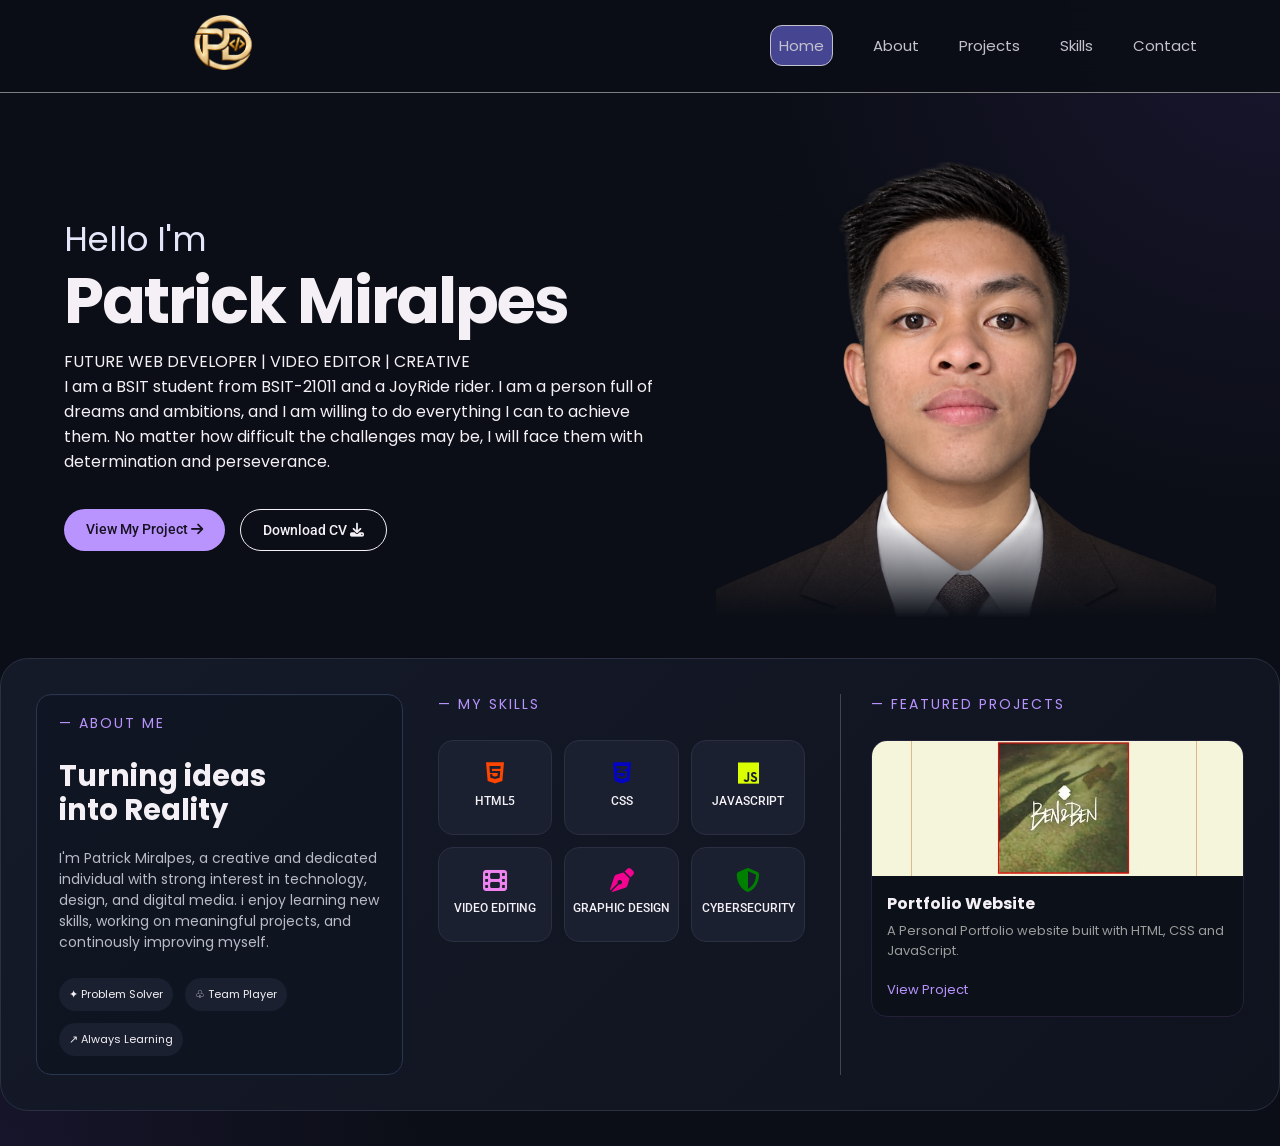
<file: index.html>
<!DOCTYPE html>
<html lang="en">
<head>
    <meta charset="UTF-8">
    <meta name="viewport" content="width=device-width, initial-scale=1.0">
    <link rel="stylesheet" href="style.css">
     <link rel="stylesheet" href="https://cdnjs.cloudflare.com/ajax/libs/font-awesome/6.7.2/css/all.min.css">
     <link href="https://fonts.googleapis.com/css2?family=Poppins:wght@300;400;500;600;700;800&display=swap"

          rel="stylesheet">
          <script src="js.js" defer></script>
    
    <title>My Portfolio</title>
</head>
<body>
    <header class="navs">
        <a href="index.html" class="logo" > 

            <img src="pd.png" alt="logo" >
           
        </a>
        
        <nav class="navii">
            <a href="index2.html" class="active" >Home</a>
            <a href="about.html">About</a>
            <a href="project.html">Projects</a>
            <a href="skills.html" >Skills</a>
            <a href="#contact">Contact</a>
        </nav>




    </header>

   
        <section class="home " id="cnt">

            <div class="contxt pop-in">
                <p class="una">Hello I'm</p>
                <h1>Patrick <span> Miralpes </span></h1>
                <p class="rol">
                    FUTURE WEB DEVELOPER <span>|</span>
                    VIDEO EDITOR <span>|</span>
                    CREATIVE 
                </p>
                <div class="sline"></div>
                <p class="txt">
                    I am a BSIT student from BSIT-21011 and a JoyRide rider. I am a person full of dreams and ambitions, and I am willing to do everything I can to achieve them. No matter how difficult the challenges may be, I will face them with determination and perseverance.
                </p>
           

            <div class="vpro">
                <a href="" class="vmp">
                    View My Project 
                     <i class="fa-solid fa-arrow-right"></i>
                </a>
                <a href="" class="cv" download>
                    
                     Download CV 
                     <i class="fa-solid fa-download"></i>
                </a>

            </div>
    </div>

        <div class="mypic pop-in">
            <div class="bg">
                <img src="my pic.png" alt="My Avatar" class="mprf">
                
                
            </div>
        </div>
</section>
        <section class="panel pop-in">
            <div class="card pop-in" id="about">
                <p class="am"> — ABOUT ME</p>
                <h2>Turning ideas <br> into <span>Reality</span></h2>
                <p>
                    I'm Patrick Miralpes, a creative and dedicated individual with strong interest in technology, design, and digital media. i enjoy learning new skills, working on
                    meaningful projects, and continously improving myself.
                </p>
                <div class="qa">
                    <span>✦ Problem Solver</span>
                    <span>♧ Team Player</span>
                    <span>↗ Always Learning</span>
                </div>

                   
                </div>
        <div class="skill pop-in" id="skills">
                <p class="am"> — MY SKILLS</p>
                <div class="grid">
                    <div class="sg"><i class="fa-brands fa-html5"></i><span>HTML5</span></div>
                    <div class="sg "><i class="fa-brands fa-css3-alt"></i><span>CSS</span></div>
                    <div class="sg"><i class="fa-brands fa-js"></i><span>JAVASCRIPT</span></div>
                    <div class="sg"><i class="fa-solid fa-film"></i><span>VIDEO EDITING</span></div>
                    <div class="sg"><i class="fa-solid fa-pen-nib"></i><span>GRAPHIC DESIGN</span></div>
                    <div class="sg"><i class="fa-solid fa-shield-halved"></i><span>CYBERSECURITY</span></div>
                
                </div>
            </div>

            <div class="projc pop-in" id="projcs">
                <p class="am">— FEATURED PROJECTS</p>
                <div class="projlist pop-in">
                    <img src="card2.jpg" alt="My Project">
                    
                    <div class="proin">
                        <h3>Portfolio Website</h3>
                        <p>A Personal Portfolio website built with HTML, CSS and JavaScript.</p>
                        
                        <a href="project.html">View Project</a>
                    </div>

                </div>

            </div>

            
        </section>


<a href="#contact" class="contact-trigger"></a>



<div class="contact-overlay" id="contactPopup">

    <div class="contact-modal">

        <button class="close-contact" id="closeContact"
                aria-label="Close contact window">
            <i class="fa-solid fa-xmark"></i>
        </button>

        <div class="contact-info">

            <p class="konek">
                <span></span> LET'S CONNECT
            </p>

            <h2>
                Let's Make<br>
                Something <span>Great.</span>
            </h2>

            <p class="contact-description">
                Have a project in mind, a question, or just want
                to say hello? I'd love to hear from you.
            </p>

            <div class="contact-details">

                <a href="patrick.miralpes.va@gmail.com" class="contact-detail">
                    <span class="detail-icon">
                        <i class="fa-regular fa-envelope"></i>
                    </span>

                    <span>
                        <small>EMAIL ME</small>
                        <strong>patrick.miralpes.va@gmail.com</strong>
                    </span>
                </a>

                <a href="https://github.com/patrickmiralpesva-png"
                   target="_blank" rel="noopener noreferrer"
                   class="contact-detail">
                    <span class="detail-icon">
                        <i class="fa-brands fa-github"></i>
                    </span>

                    <span>
                        <small>GITHUB</small>
                        <strong>Explore my projects</strong>
                    </span>
                </a>

                <a href="https://www.linkedin.com/"
                   target="_blank" rel="noopener noreferrer"
                   class="contact-detail">
                    <span class="detail-icon">
                        <i class="fa-brands fa-linkedin"></i>
                    </span>

                    <span>
                        <small>INDEED</small>
                        <strong>Let's connect professionally</strong>
                    </span>
                </a>

            </div>

            <div class="contact-socials">
                <span>FOLLOW MY JOURNEY</span>

                <div class="social-links">
                    <a href="https://github.com/patrickmiralpesva-png"
                       target="_blank" rel="noopener noreferrer"
                       aria-label="GitHub">
                        <i class="fa-brands fa-github"></i>
                    </a>

                    <a href="https://www.facebook.com/patmrlps/"
                       target="_blank" rel="noopener noreferrer"
                       aria-label="Facebook">
                        <i class="fa-brands fa-facebook-f"></i>
                    </a>

                    <a href="https://www.instagram.com/i_mnotpat?exln=ZWRxMHQ4djR6aTNq"
                       target="_blank" rel="noopener noreferrer"
                       aria-label="Instagram">
                        <i class="fa-brands fa-instagram"></i>
                    </a>
                </div>
            </div>

            <div class="contact-decoration"></div>

        </div>


    
        <div class="contact-form-section">

            <p class="form-eyebrow">HAVE A PROJECT IN MIND?</p>

            <h3>Send me a message<span>.</span></h3>

            <p class="form-subtitle">
                Fill in the details below and let's talk.
            </p>

            <form id="contactForm">

                <div class="form-row">

                    <div class="form-group">
                        <label for="contactName">Your Name</label>

                        <input type="text" id="contactName"
                               name="name"
                               placeholder="John Doe"
                               autocomplete="name" required>
                    </div>

                    <div class="form-group">
                        <label for="contactEmail">Your Email</label>

                        <input type="email" id="contactEmail"
                               name="email"
                               placeholder="john@example.com"
                               autocomplete="email" required>
                    </div>

                </div>

                <div class="form-group">
                    <label for="contactSubject">Subject</label>

                    <input type="text" id="contactSubject"
                           name="subject"
                           placeholder="Project collaboration"
                           required>
                </div>

                <div class="form-group">
                    <label for="contactMessage">Your Message</label>

                    <textarea id="contactMessage"
                              name="message"
                              rows="4"
                              placeholder="Tell me a little about your idea..."
                              required></textarea>
                </div>

                <button type="submit" class="send-message">
                    <span>Send Message</span>
                    <i class="fa-solid fa-paper-plane"></i>
                </button>

                <p class="form-note">
                    <i class="fa-solid fa-lock"></i>
                    Your message is intended for direct communication.
                </p>

                <p id="formStatus" class="form-status"
                   role="status" aria-live="polite"></p>

            </form>

        </div>

    </div>

</div>



       
        



    
    
    
  
    
    
</body>
</html>
</file>
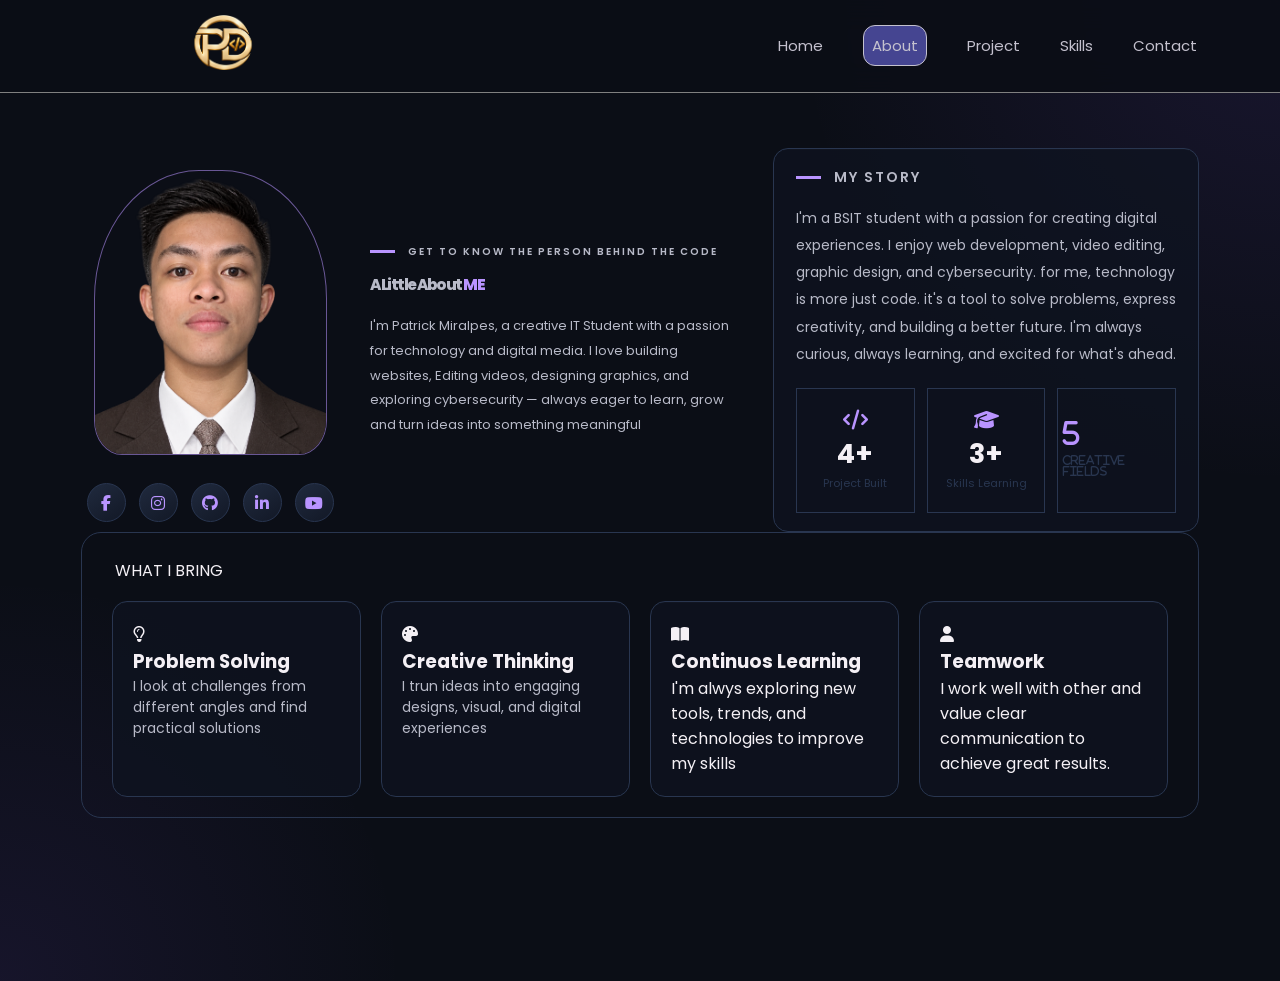
<file: about.html>
<!DOCTYPE html>
<html lang="en">
<head>
    <meta charset="UTF-8">
    <meta name="viewport" content="width=device-width, initial-scale=1.0">
    <link rel="stylesheet" href="style.css">
     <link rel="stylesheet" href="https://cdnjs.cloudflare.com/ajax/libs/font-awesome/6.7.2/css/all.min.css">
     <link href="https://fonts.googleapis.com/css2?family=Poppins:wght@300;400;500;600;700;800&display=swap"
          rel="stylesheet">
          <script src="js.js" defer></script>
    <title>About</title>
</head>

<body class="aboutbody">

    <header class="navs">
        <a href="index.html" class="logo" > 

            <img src="pd.png" alt="logo" >
           
        </a>
        
        <nav class="navii">
            <a href="index.html" >Home</a>
            <a href="about.html" class="active">About</a>
            <a href="project.html" >Project</a>
            <a href="skills.html" >Skills</a>
            <a href="#contact" >Contact</a>
            

        </nav>




    </header>
        <section class="about " id="aboutpg">
        <section class="abtpg">
        <div class="pp pop-in">
            <div class="frame">
                <div class="glow"></div>
                <img src="my pic.png" alt="My Photo" class="image">

            </div>
            <div class="social pop-in">
                <a href="https://facebook.com/" arial-label="Facebook" target="_blank" rel="noopener noreferrer">
                    <i class="fa-brands fa-facebook-f"></i>
                </a>
                <a href="https://Instagram/" arial-label="Instagram" target="_blank" rel="noopener noreferrer">
                    <i class="fa-brands fa-instagram"></i>
                </a>
                 <a href="https://facebook.com/" arial-label="Github" target="_blank" rel="noopener noreferrer">
                     <i class="fa-brands fa-github"></i>
                </a>
                <a href="https://facebook.com/" arial-label="LinkedIn target="_blank" rel="noopener noreferrer">
                     <i class="fa-brands fa-linkedin-in"></i>
                </a>
                <a href="https://facebook.com/" arial-label="YouTube" target="_blank" rel="noopener noreferrer">
                    <i class="fa-brands fa-youtube"></i>
                </a>
            </div>
        </div>

        <div class="text pop-in">
            <p class="first">
                <span></span>
                GET TO KNOW THE PERSON BEHIND THE CODE
            </p>
            <h1>A Little About <span>ME</span></h1>
          
            <p class="des">
                I'm Patrick Miralpes, a creative IT Student with a passion for technology and digital media.
                I love building websites, Editing videos, designing graphics, and exploring cybersecurity  — always eager to learn, grow and turn ideas into something meaningful
            </p>
        </div>

        <div class="card pop-in">
            <p class="ms">
                <span></span>
                MY STORY
            </p>
            <p class="story ">
                I'm a BSIT student with a passion for creating digital experiences. I enjoy web development, video editing, graphic design, and cybersecurity. for me, 
                technology is more just code. it's a tool to solve problems, express creativity, and building a better future.
                I'm always curious, always learning, and excited for what's ahead.
            </p>
            <div class="grid">
                <div class="stat">
                    <i class="fa-solid fa-code"></i>
                    <h2>4+</h2>
                    <p>Project Built</p>
                </div>
                <div class="stat">
                    <i class="fa-solid fa-graduation-cap"></i>
                    <h2>3+</h2>
                    <p>Skills Learning</p>
                </div>
                <div class="stat"> 
                    <i class="fa-solid fa-pallete">
                        <h2>5</h2>
                        <p>Creative Fields</p>
                    </i>
                </div>
            </div>
        </div>
    </section>

    <section class="cardsection pop-in">
        <p class="cardlabel cardtitle">
            <span></span>
            WHAT I BRING
        </p>
        <div class="cardgrid">
            <article class="card pop-in"> 

            <div class="cardicon">
                <i class="fa-regular fa-lightbulb"></i>
            </div>
            <h3>Problem Solving</h3>
            <p> I look at challenges from different angles and find practical solutions </p>
           </article>
           
           <article class="card pop-in">
            <div class="cardicon">
                <i class="fa-solid fa-palette"></i>
            </div>
            <h3>Creative Thinking</h3>
            <p>I trun ideas into engaging designs, visual, and digital experiences</p>

           </article>

           <article class="card pop-in">
            <div class="cardicon">
                <i class="fa-solid fa-book-open"></i>
                <h3>Continuos Learning</h3>

                <p>I'm alwys exploring new tools, trends, and technologies to improve my skills</p>

            </div>
           </article>
            <article class="card pop-in">
            <div class="cardicon">
                <i class="fa-solid fa-user"></i>
                <h3>Teamwork</h3>

                <p>I work well with other and value clear communication to achieve great results.</p>


            </div>
           </article>

        
            
        </div>

        </section>
        <a href="#contact" class="contact-trigger"></a>



<div class="contact-overlay" id="contactPopup">

    <div class="contact-modal">

        <button class="close-contact" id="closeContact"
                aria-label="Close contact window">
            <i class="fa-solid fa-xmark"></i>
        </button>

        <div class="contact-info">

            <p class="konek">
                <span></span> LET'S CONNECT
            </p>

            <h2>
                Let's Make<br>
                Something <span>Great.</span>
            </h2>

            <p class="contact-description">
                Have a project in mind, a question, or just want
                to say hello? I'd love to hear from you.
            </p>

            <div class="contact-details">

                <a href="patrick.miralpes.va@gmail.com" class="contact-detail">
                    <span class="detail-icon">
                        <i class="fa-regular fa-envelope"></i>
                    </span>

                    <span>
                        <small>EMAIL ME</small>
                        <strong>patrick.miralpes.va@gmail.com</strong>
                    </span>
                </a>

                <a href="https://github.com/patrickmiralpesva-png"
                   target="_blank" rel="noopener noreferrer"
                   class="contact-detail">
                    <span class="detail-icon">
                        <i class="fa-brands fa-github"></i>
                    </span>

                    <span>
                        <small>GITHUB</small>
                        <strong>Explore my projects</strong>
                    </span>
                </a>

                <a href="https://www.linkedin.com/"
                   target="_blank" rel="noopener noreferrer"
                   class="contact-detail">
                    <span class="detail-icon">
                        <i class="fa-brands fa-linkedin"></i>
                    </span>

                    <span>
                        <small>INDEED</small>
                        <strong>Let's connect professionally</strong>
                    </span>
                </a>

            </div>

            <div class="contact-socials">
                <span>FOLLOW MY JOURNEY</span>

                <div class="social-links">
                    <a href="https://github.com/patrickmiralpesva-png"
                       target="_blank" rel="noopener noreferrer"
                       aria-label="GitHub">
                        <i class="fa-brands fa-github"></i>
                    </a>

                    <a href="https://www.facebook.com/patmrlps/"
                       target="_blank" rel="noopener noreferrer"
                       aria-label="Facebook">
                        <i class="fa-brands fa-facebook-f"></i>
                    </a>

                    <a href="https://www.instagram.com/i_mnotpat?exln=ZWRxMHQ4djR6aTNq"
                       target="_blank" rel="noopener noreferrer"
                       aria-label="Instagram">
                        <i class="fa-brands fa-instagram"></i>
                    </a>
                </div>
            </div>

            <div class="contact-decoration"></div>

        </div>


    
        <div class="contact-form-section">

            <p class="form-eyebrow">HAVE A PROJECT IN MIND?</p>

            <h3>Send me a message<span>.</span></h3>

            <p class="form-subtitle">
                Fill in the details below and let's talk.
            </p>

            <form id="contactForm">

                <div class="form-row">

                    <div class="form-group">
                        <label for="contactName">Your Name</label>

                        <input type="text" id="contactName"
                               name="name"
                               placeholder="John Doe"
                               autocomplete="name" required>
                    </div>

                    <div class="form-group">
                        <label for="contactEmail">Your Email</label>

                        <input type="email" id="contactEmail"
                               name="email"
                               placeholder="john@example.com"
                               autocomplete="email" required>
                    </div>

                </div>

                <div class="form-group">
                    <label for="contactSubject">Subject</label>

                    <input type="text" id="contactSubject"
                           name="subject"
                           placeholder="Project collaboration"
                           required>
                </div>

                <div class="form-group">
                    <label for="contactMessage">Your Message</label>

                    <textarea id="contactMessage"
                              name="message"
                              rows="4"
                              placeholder="Tell me a little about your idea..."
                              required></textarea>
                </div>

                <button type="submit" class="send-message">
                    <span>Send Message</span>
                    <i class="fa-solid fa-paper-plane"></i>
                </button>

                <p class="form-note">
                    <i class="fa-solid fa-lock"></i>
                    Your message is intended for direct communication.
                </p>

                <p id="formStatus" class="form-status"
                   role="status" aria-live="polite"></p>

            </form>

        </div>

    </div>

</div>

        

   
</body>
</html>
</file>
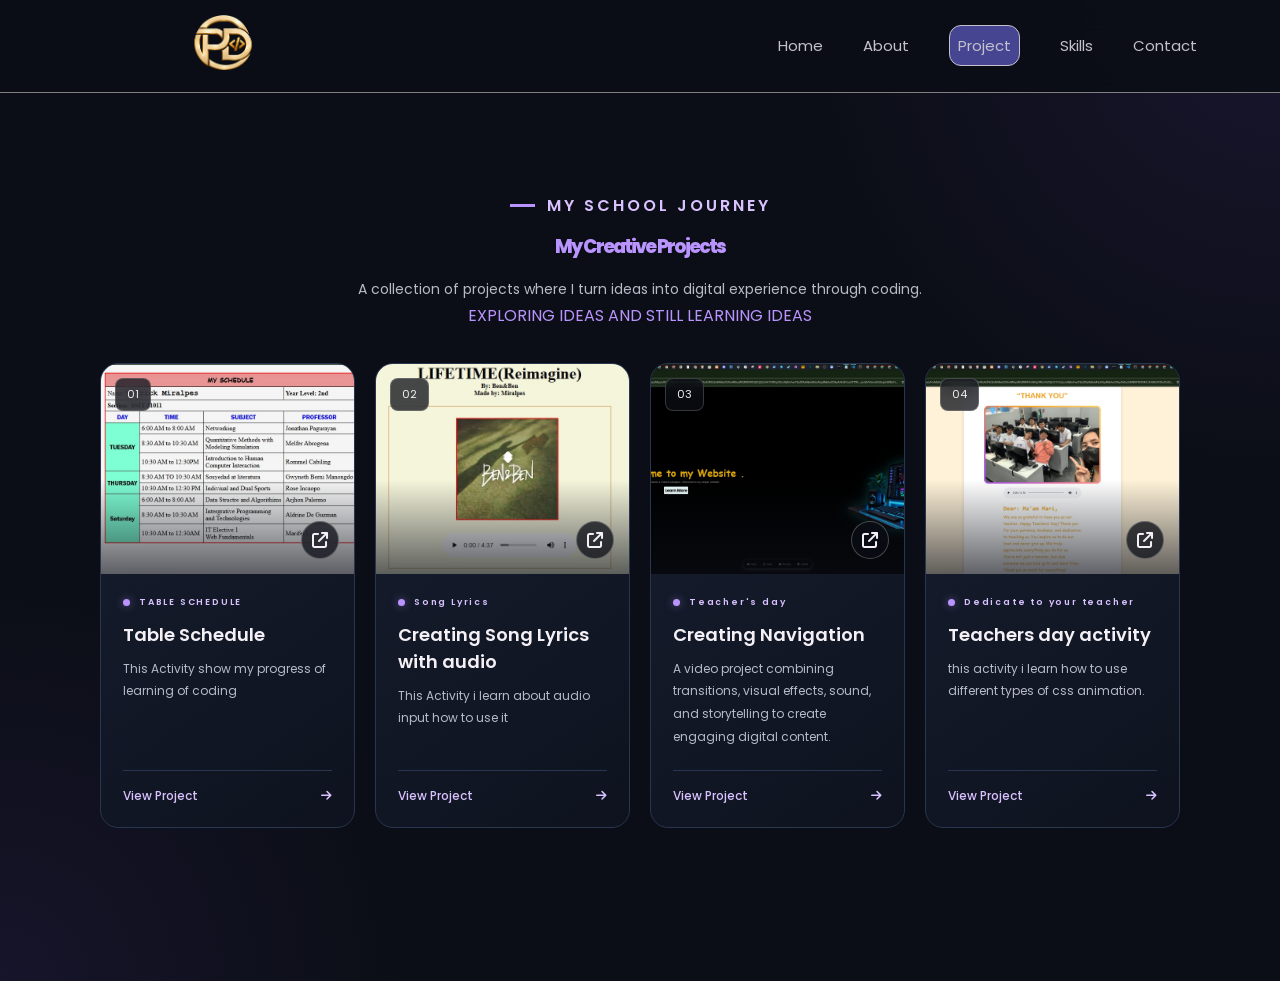
<file: project.html>
<!DOCTYPE html>
<html lang="en">
<head>
    <meta charset="UTF-8">
    <meta name="viewport" content="width=device-width, initial-scale=1.0">
     <link rel="stylesheet" href="style.css">
     <link rel="stylesheet" href="https://cdnjs.cloudflare.com/ajax/libs/font-awesome/6.7.2/css/all.min.css">
     <link href="https://fonts.googleapis.com/css2?family=Poppins:wght@300;400;500;600;700;800&display=swap"
          rel="stylesheet">
          <script src="js.js" defer></script>
    
    <title>Project</title>
</head>
<body>
     <header class="navs">
        <a href="index.html" class="logo" > 

            <img src="pd.png" alt="logo" >
           
        </a>
        
        <nav class="navii">
            <a href="index.html" >Home</a>
            <a href="about.html" >About</a>
            <a href="#projectpg" class="active" >Project</a>
            <a href="skills.html" >Skills</a>
            <a href="#contact" >Contact</a>
            

        </nav>




    </header>

    

  <section class="project ">

    <section class="projcnt pop-in">
        <p class="myproj pop-in" >
            <span></span>
            MY SCHOOL JOURNEY
        </p>
        <h1> My Creative <span>Projects</span></h1>
        
        <p class="projdes">
            A collection of projects where I turn ideas into digital experience through coding.
        </p>

       <div class="procount">
        <span class="cdot"> EXPLORING IDEAS AND STILL LEARNING IDEAS</span>
       </div>
    </section>

  
   <section class="projgrid pop-in">


     
            <article class="projcard " data-category="Table">

                <div class="projimg">

                    <img src="Schedule table.jpg" alt="Personal portfolio website preview">

                    <span class="projno">01</span>

                    <a href="Schedule table.jpg"  class="imglink" target="_blank" rel="noopener noreferrer" aria-label="View">
                        <i class="fa-solid fa-arrow-up-right-from-square"></i>
                    </a>

                </div>

                <div class="projcon">

                    <div class="projcat">
                        <span></span>
                        TABLE SCHEDULE
                    </div>

                    <h2>Table Schedule</h2>

                    <p> This Activity show my progress of learning of coding</p>

                   

                    <a href=""  class="view" target="_blank" rel="noopener noreferrer"> View Project <i class="fa-solid fa-arrow-right"></i>
                    </a>

                </div>

            </article>


        
            <article class="projcard " data-category="Song Lyrics">

                <div class="projimg">

                    <img src="card2.jpg" alt="Activity Song Lyrics">

                    <span class="projno">02</span>

                    <a href="card2.jpg" class="imglink"  target="_blank" rel="noopener noreferrer" aria-label="View Graphic Design">
                        <i class="fa-solid fa-arrow-up-right-from-square"></i>
                    </a>

                </div>

                <div class="projcon">

                    <div class="projcat">
                        <span></span>
                        Song Lyrics
                    </div>

                    <h2>Creating Song Lyrics with audio</h2>

                    <p> This Activity i learn about audio input how to use it </p>

                    <a href="https://patrickmiralpesva-png.github.io/hmmm/" class="view" target="_blank" rel="noopener noreferrer"> View Project<i class="fa-solid fa-arrow-right"></i> </a>

                </div>

            </article>


  
            <article class="projcard " data-category="Navigation">

                <div class="projimg">

                    <img src="card3.jpg"  alt="Simple Navigation">

                    <span class="projno">
                        03</span>

                    <a href="card3.jpg" class="imglink" target="_blank" rel="noopener noreferrer" aria-label="Navigation">
                        <i class="fa-solid fa-arrow-up-right-from-square"></i>
                    </a>

                </div>

                <div class="projcon">

                    <div class="projcat">
                        <span></span>
                        Teacher's day
                    </div>

                    <h2>Creating Navigation</h2>

                    <p>
                        A video project combining transitions,
                        visual effects, sound, and storytelling
                        to create engaging digital content.
                    </p>

                   

                    <a href="https://patrickprog-boop.github.io/Myportfolio/?fbclid=IwY2xjawVGuvJleHRuA2FlbQIxMABwZG9mAWJyaWQRMUR0UjlSQjQzUnR1OW5pZllzcnRjBmFwcF9pZBAyMjIwMzkxNzg4MjAwODkyAAEe8OusdT7fXh__joc6bYViensGDsluqeEU0BoFL5hQ_23Q5WBEQjctaGbfRkQ_aem_DcTPvRU5KLQHnQOymAPssQ"
                       class="view" target="_blank" rel="noopener noreferrer"> View Project <i class="fa-solid fa-arrow-right"></i>
                    </a>

                </div>

            </article>


        
            <article class="projcard" data-category="Teacher's Day">

                <div class="projimg">

                    <img src="card4.jpg" alt="Activity during Teachers day">

                    <span class="projno">04</span>

                    <a href="card4.jpg"class="imglink" target="_blank" rel="noopener noreferrer"aria-label="View Teacher's day act">
                       <i class="fa-solid fa-arrow-up-right-from-square"></i>
                    </a>

                </div>

                <div class="projcon">

                    <div class="projcat">
                        <span></span>
                        Dedicate to your teacher
                    </div>

                    <h2>Teachers day activity</h2>

                    <p>
                     this activity i learn how to use different  types of css animation. 
                    </p>

                   

                    <a href="https://patrickprog-boop.github.io/ForMyTeacher/?fbclid=IwY2xjawVGtURleHRuA2FlbQIxMABwZG9mAWJyaWQRMW1nWHpZWmJHZGljU21OcGpzcnRjBmFwcF9pZBAyMjIwMzkxNzg4MjAwODkyAAEecGMNlMTB3NKK_XHtdficPGfJeZUsKzbyo_RJYjZWwGau_LpoSqOd56ieDB0_aem_-8SH6rrRs5CnC1-l3nNd2A"
                       class="view" target="_blank" rel="noopener noreferrer">  View Project <i class="fa-solid fa-arrow-right"></i> </a>

                </div>

            </article>

 </section>

 <a href="#contact" class="contact-trigger"></a>



<div class="contact-overlay" id="contactPopup">

    <div class="contact-modal">

        <button class="close-contact" id="closeContact"
                aria-label="Close contact window">
            <i class="fa-solid fa-xmark"></i>
        </button>

        <div class="contact-info">

            <p class="konek">
                <span></span> LET'S CONNECT
            </p>

            <h2>
                Let's Make<br>
                Something <span>Great.</span>
            </h2>

            <p class="contact-description">
                Have a project in mind, a question, or just want
                to say hello? I'd love to hear from you.
            </p>

            <div class="contact-details">

                <a href="patrick.miralpes.va@gmail.com" class="contact-detail">
                    <span class="detail-icon">
                        <i class="fa-regular fa-envelope"></i>
                    </span>

                    <span>
                        <small>EMAIL ME</small>
                        <strong>patrick.miralpes.va@gmail.com</strong>
                    </span>
                </a>

                <a href="https://github.com/patrickmiralpesva-png"
                   target="_blank" rel="noopener noreferrer"
                   class="contact-detail">
                    <span class="detail-icon">
                        <i class="fa-brands fa-github"></i>
                    </span>

                    <span>
                        <small>GITHUB</small>
                        <strong>Explore my projects</strong>
                    </span>
                </a>

                <a href="https://www.linkedin.com/"
                   target="_blank" rel="noopener noreferrer"
                   class="contact-detail">
                    <span class="detail-icon">
                        <i class="fa-brands fa-linkedin"></i>
                    </span>

                    <span>
                        <small>INDEED</small>
                        <strong>Let's connect professionally</strong>
                    </span>
                </a>

            </div>

            <div class="contact-socials">
                <span>FOLLOW MY JOURNEY</span>

                <div class="social-links">
                    <a href="https://github.com/patrickmiralpesva-png"
                       target="_blank" rel="noopener noreferrer"
                       aria-label="GitHub">
                        <i class="fa-brands fa-github"></i>
                    </a>

                    <a href="https://www.facebook.com/patmrlps/"
                       target="_blank" rel="noopener noreferrer"
                       aria-label="Facebook">
                        <i class="fa-brands fa-facebook-f"></i>
                    </a>

                    <a href="https://www.instagram.com/i_mnotpat?exln=ZWRxMHQ4djR6aTNq"
                       target="_blank" rel="noopener noreferrer"
                       aria-label="Instagram">
                        <i class="fa-brands fa-instagram"></i>
                    </a>
                </div>
            </div>

            <div class="contact-decoration"></div>

        </div>


    
        <div class="contact-form-section">

            <p class="form-eyebrow">HAVE A PROJECT IN MIND?</p>

            <h3>Send me a message<span>.</span></h3>

            <p class="form-subtitle">
                Fill in the details below and let's talk.
            </p>

            <form id="contactForm">

                <div class="form-row">

                    <div class="form-group">
                        <label for="contactName">Your Name</label>

                        <input type="text" id="contactName"
                               name="name"
                               placeholder="John Doe"
                               autocomplete="name" required>
                    </div>

                    <div class="form-group">
                        <label for="contactEmail">Your Email</label>

                        <input type="email" id="contactEmail"
                               name="email"
                               placeholder="john@example.com"
                               autocomplete="email" required>
                    </div>

                </div>

                <div class="form-group">
                    <label for="contactSubject">Subject</label>

                    <input type="text" id="contactSubject"
                           name="subject"
                           placeholder="Project collaboration"
                           required>
                </div>

                <div class="form-group">
                    <label for="contactMessage">Your Message</label>

                    <textarea id="contactMessage"
                              name="message"
                              rows="4"
                              placeholder="Tell me a little about your idea..."
                              required></textarea>
                </div>

                <button type="submit" class="send-message">
                    <span>Send Message</span>
                    <i class="fa-solid fa-paper-plane"></i>
                </button>

                <p class="form-note">
                    <i class="fa-solid fa-lock"></i>
                    Your message is intended for direct communication.
                </p>

                <p id="formStatus" class="form-status"
                   role="status" aria-live="polite"></p>

            </form>

        </div>

    </div>

</div>

   

      
</body>
</html>
</file>
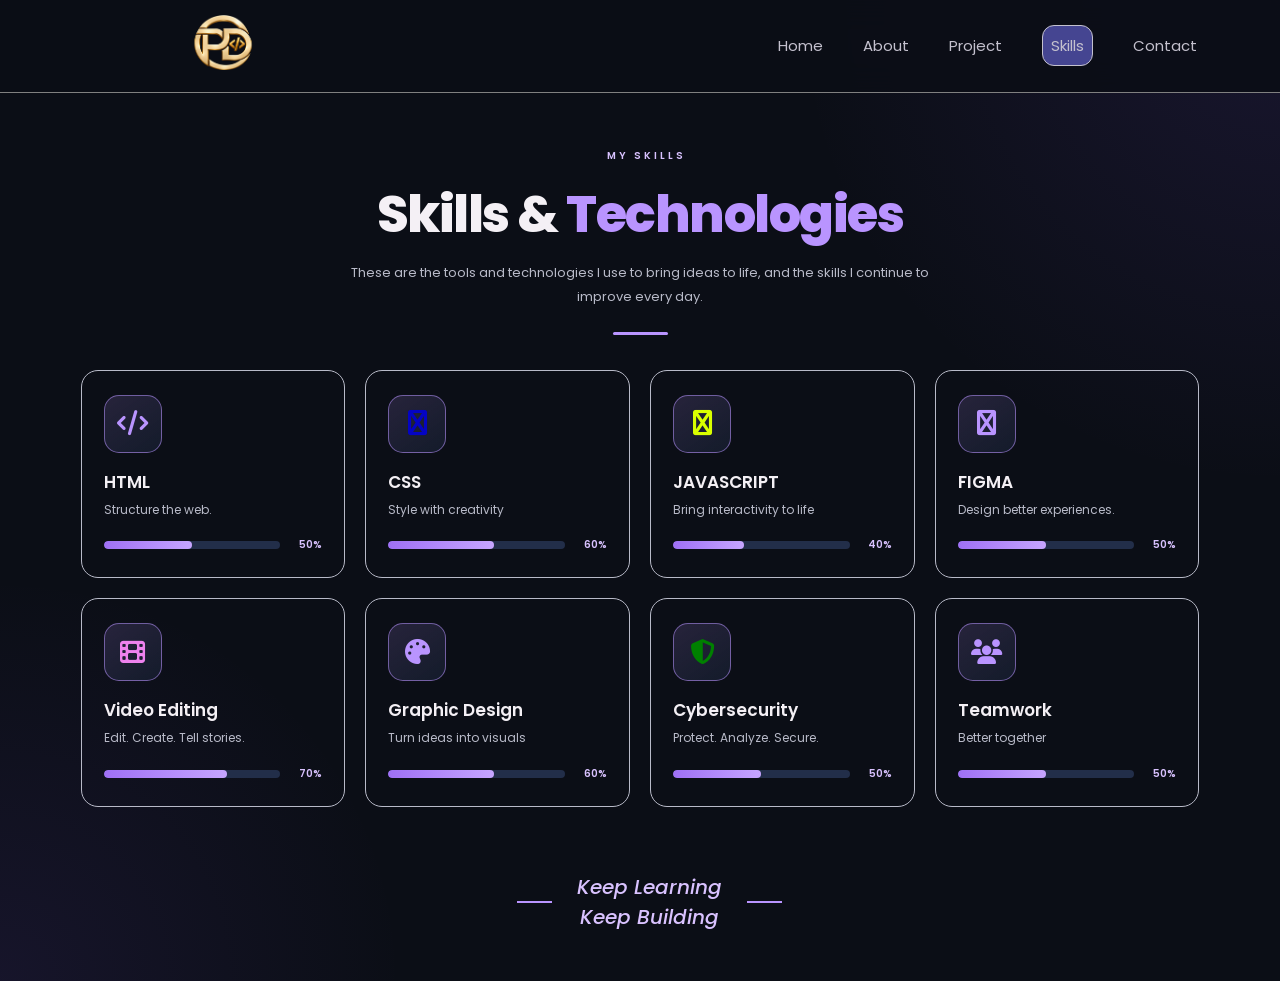
<file: skills.html>
<!DOCTYPE html>
<html lang="en">
<head>
    <meta charset="UTF-8">
    <meta name="viewport" content="width=device-width, initial-scale=1.0">
     <link rel="stylesheet" href="style.css">
     <link rel="stylesheet" href="https://cdnjs.cloudflare.com/ajax/libs/font-awesome/6.7.2/css/all.min.css">
     <link href="https://fonts.googleapis.com/css2?family=Poppins:wght@300;400;500;600;700;800&display=swap"
          rel="stylesheet">
          <script src="js.js" defer></script>
    <title>Skills</title>
</head>
<body>

      <header class="navs">
        
        <a href="index.html" class="logo" > 

            <img src="pd.png" alt="logo" >
           
        </a>
        
        <nav class="navii">
            <a href="index.html" >Home</a>
            <a href="about.html" >About</a>
            <a href="project.html" >Project</a>
            <a href="skill.html" class="active" >Skills</a>
            <a href="#contact" >Contact</a>
            

        </nav>




    </header>

    <main class="scntr">

        <section class="skhead">
            <p class="mskill">
                <span></span>
                MY SKILLS
            </p>
            <h1>Skills & <span>Technologies</span></h1>
            <p class="skdes">
                These are the tools and technologies I use to bring ideas to life, and the skills I continue to improve every day.
            </p>
            <div class="hline"></div>
        </section>

        <section class="skgrid">
            <article class="skcard">
                <div class="skicon">
                    <i class="fa-solid fa-code"></i>

                </div>
                <h2>HTML</h2>
                <p>Structure the web.</p>
                <div class="sklvl">
                    <div class="prog">
                        <span style="--level:50%"></span>

                    </div>
                    <span class="per">50%</span>

                </div>
            </article>

             <article class="skcard">
                <div class="skicon">
                    <i class="fa-solid fa-css3-alt"></i>

                </div>
                <h2>CSS</h2>
                <p>Style with creativity</p>
                <div class="sklvl">
                    <div class="prog">
                        <span style="--level:60%"></span>

                    </div>
                    <span class="per">60%</span>

                </div>
            </article>

             <article class="skcard">
                <div class="skicon">
                    <i class="fa-solid fa-js"></i>

                </div>
                <h2>JAVASCRIPT</h2>
                <p>Bring interactivity to life</p>
                <div class="sklvl">
                    <div class="prog">
                        <span style="--level:40%"></span>

                    </div>
                    <span class="per">40%</span>

                </div>
            </article>

             <article class="skcard">
                <div class="skicon">
                    <i class="fa-solid fa-figma"></i>

                </div>
                <h2>FIGMA</h2>
                <p>Design better experiences.</p>
                <div class="sklvl">
                    <div class="prog">
                        <span style="--level:50%"></span>

                    </div>
                    <span class="per">50%</span>

                </div>
            </article>

             <article class="skcard">
                <div class="skicon">
                    <i class="fa-solid fa-film"></i>

                </div>
                <h2>Video Editing</h2>
                <p>Edit. Create. Tell stories.</p>
                <div class="sklvl">
                    <div class="prog">
                        <span style="--level:70%"></span>

                    </div>
                    <span class="per">70%</span>

                </div>
            </article>

             <article class="skcard">
                <div class="skicon">
                    <i class="fa-solid fa-palette"></i>

                </div>
                <h2>Graphic Design</h2>
                <p>Turn ideas into visuals</p>
                <div class="sklvl">
                    <div class="prog">
                        <span style="--level:60%"></span>

                    </div>
                    <span class="per">60%</span>

                </div>
            </article>

             <article class="skcard">
                <div class="skicon">
                    <i class="fa-solid fa-shield-halved"></i>

                </div>
                <h2>Cybersecurity</h2>
                <p>Protect. Analyze. Secure.</p>
                <div class="sklvl">
                    <div class="prog">
                        <span style="--level:50%"></span>

                    </div>
                    <span class="per">50%</span>

                </div>
            </article>

             <article class="skcard">
                <div class="skicon">
                    <i class="fa-solid fa-users"></i>

                </div>
                <h2>Teamwork</h2>
                <p>Better together</p>
                <div class="sklvl">
                    <div class="prog">
                        <span style=" --level:50% "></span>

                    </div>
                    <span class="per">50%</span>

                </div>
            </article>

  <section class="skqot">
            <span></span>
            <p>Keep Learning <br> Keep Building</p>

            <Span></Span>

        </section>

        </section>


      

    </main>
<a href="#contact" class="contact-trigger"></a>



<div class="contact-overlay" id="contactPopup">

    <div class="contact-modal">

        <button class="close-contact" id="closeContact"
                aria-label="Close contact window">
            <i class="fa-solid fa-xmark"></i>
        </button>

        <div class="contact-info">

            <p class="konek">
                <span></span> LET'S CONNECT
            </p>

            <h2>
                Let's Make<br>
                Something <span>Great.</span>
            </h2>

            <p class="contact-description">
                Have a project in mind, a question, or just want
                to say hello? I'd love to hear from you.
            </p>

            <div class="contact-details">

                <a href="patrick.miralpes.va@gmail.com" class="contact-detail">
                    <span class="detail-icon">
                        <i class="fa-regular fa-envelope"></i>
                    </span>

                    <span>
                        <small>EMAIL ME</small>
                        <strong>patrick.miralpes.va@gmail.com</strong>
                    </span>
                </a>

                <a href="https://github.com/patrickmiralpesva-png"
                   target="_blank" rel="noopener noreferrer"
                   class="contact-detail">
                    <span class="detail-icon">
                        <i class="fa-brands fa-github"></i>
                    </span>

                    <span>
                        <small>GITHUB</small>
                        <strong>Explore my projects</strong>
                    </span>
                </a>

                <a href="https://www.linkedin.com/"
                   target="_blank" rel="noopener noreferrer"
                   class="contact-detail">
                    <span class="detail-icon">
                        <i class="fa-brands fa-linkedin"></i>
                    </span>

                    <span>
                        <small>INDEED</small>
                        <strong>Let's connect professionally</strong>
                    </span>
                </a>

            </div>

            <div class="contact-socials">
                <span>FOLLOW MY JOURNEY</span>

                <div class="social-links">
                    <a href="https://github.com/patrickmiralpesva-png"
                       target="_blank" rel="noopener noreferrer"
                       aria-label="GitHub">
                        <i class="fa-brands fa-github"></i>
                    </a>

                    <a href="https://www.facebook.com/patmrlps/"
                       target="_blank" rel="noopener noreferrer"
                       aria-label="Facebook">
                        <i class="fa-brands fa-facebook-f"></i>
                    </a>

                    <a href="https://www.instagram.com/i_mnotpat?exln=ZWRxMHQ4djR6aTNq"
                       target="_blank" rel="noopener noreferrer"
                       aria-label="Instagram">
                        <i class="fa-brands fa-instagram"></i>
                    </a>
                </div>
            </div>

            <div class="contact-decoration"></div>

        </div>


    
        <div class="contact-form-section">

            <p class="form-eyebrow">HAVE A PROJECT IN MIND?</p>

            <h3>Send me a message<span>.</span></h3>

            <p class="form-subtitle">
                Fill in the details below and let's talk.
            </p>

            <form id="contactForm">

                <div class="form-row">

                    <div class="form-group">
                        <label for="contactName">Your Name</label>

                        <input type="text" id="contactName"
                               name="name"
                               placeholder="John Doe"
                               autocomplete="name" required>
                    </div>

                    <div class="form-group">
                        <label for="contactEmail">Your Email</label>

                        <input type="email" id="contactEmail"
                               name="email"
                               placeholder="john@example.com"
                               autocomplete="email" required>
                    </div>

                </div>

                <div class="form-group">
                    <label for="contactSubject">Subject</label>

                    <input type="text" id="contactSubject"
                           name="subject"
                           placeholder="Project collaboration"
                           required>
                </div>

                <div class="form-group">
                    <label for="contactMessage">Your Message</label>

                    <textarea id="contactMessage"
                              name="message"
                              rows="4"
                              placeholder="Tell me a little about your idea..."
                              required></textarea>
                </div>

                <button type="submit" class="send-message">
                    <span>Send Message</span>
                    <i class="fa-solid fa-paper-plane"></i>
                </button>

                <p class="form-note">
                    <i class="fa-solid fa-lock"></i>
                    Your message is intended for direct communication.
                </p>

                <p id="formStatus" class="form-status"
                   role="status" aria-live="polite"></p>

            </form>

        </div>

    </div>

</div>
    
   
  
</footer>
</body>
</html>
</file>
<file: style.css>
*{
    margin: 0;
    padding: 0;
    box-sizing: border-box;
    scroll-behavior: smooth;
}


body {
    font-family: 'Poppins', sans-serif;
    color: #F4F0F5;
    min-height: 109vh;
    background:radial-gradient(circle at 100% 0%,rgba(124, 79, 224, 0.12),
    transparent 30%),radial-gradient( circle at 0% 100%,rgba(124, 79, 224, 0.10),transparent 25%),#0b0e16;
}

a {
    color: inherit;
    text-decoration: none;
}



@font-face {
     font-family: 'Poppins';
  src: url(Poppins/Poppins-SemiBold.ttf)format('truetype');
   
  font-weight: 700;
  font-style: normal;
}
@font-face {
     font-family: 'Reboto';
  src: url(Roboto-Medium.ttf)format('truetype');
   
  font-weight: 700;
  font-style: normal;
}




.navs{
    width: 100%;
    min-height:75px;
    padding: 15px 6.5%;
    display: flex;
    justify-content: space-between;
    align-items: center;
    gap:25px;
    border-bottom:1px solid gray;
    background:rgba(11, 14, 22, 0.92);
    position: sticky;
    top:0;
    z-index: 100;
    backdrop-filter:blur(15px);
}
.logo img{

    width: 100px;
    margin-left:90px;
    
 
}
.navii{
    display:flex;
    gap:40px;
    align-items: center;

}
.navii a{
    color: #c4c1ce;
    text-decoration: none;
    font-size:15px;
    transition: 0.3s;
    font-family: Poppins;

}

.navii a:hover, .navii .active{
    background:rgb(69, 69, 145);
    border:1px solid ;
    padding: 8px;
    border-radius: 12px;
}






.home{
    max-width: 1450px;
    min-height: 400px;
    margin:auto;
    padding:55px 7% 40px;
    display:grid;
    grid-template-columns: 1.1fr 0.9fr;
    align-items: center;
    gap:40px;

}
.una{
    font-size:34px;
    color:lavender; 
}
.home h1{
    font-size:clamp(40px, 5vw, 68px);
    line-height: 1.12;
    letter-spacing: -2px;
    margin-bottom:12px;
}

.vpro{
    display: flex;
    gap:15px;
    flex-wrap: wrap;
    margin-top:35px;
}

.vmp, .cv{
    display: inline-block;
    padding: 12px 22px;
    border-radius: 30px;
    text-decoration: none;
    font-size:14px;
    transition: 0.3s;
    font-family: Reboto;
}
.vmp{
    background:#b994ff;
    color:#171221;

}
.vmp:hover{
    transform:translateY(-3px);
    box-shadow: 0 8px 25px #b994ff30;
}
.cv{
    border: 1px solid #F4F0F5;
    color:#F4F0F5;
}
.mypic .bg img{
    position: relative;
    min-height: 390px;
    display: flex;
    align-items: center;
    justify-content: center;

}


.mprf{
    width: 100%;
    height: 470px;
    object-fit: cover;
    object-position: center top;
    position: relative;
    z-index: 1;
     -webkit-mask-image: linear-gradient(to bottom, black 80%, transparent 100%);
    mask-image: linear-gradient(to bottom, black 80%, transparent 100%);

    
}

.panel{
    max-width: 1440px;
    margin: 0 auto 35px;
    padding:35px;
    display: grid;
    grid-template-columns: 1fr 1fr 1.1fr;
    gap:35px;
    background: linear-gradient(135deg, #151a29, #0f131e);
    border:1px solid #2A3042;
    border-radius: 28px;
}

.am{
    color:#b994ff;
    font-size:14px;
    letter-spacing: 2px;
    margin-bottom:25px;

}
.card h2{
    font-size:29px;
    line-height: 1.2;
    margin-bottom: 20px;
}
.card > p:not(.am){
    color:#B8BAC8;
    font-size:14px;
}
.qa{
    display: flex;
    flex-wrap:wrap;
    gap:12px;
    margin-top:25px;
}

.qa span{
    font-size:11px;
    color: #F4F0F5;
    background: #1A2030;
    padding: 8px 10px;
    border-radius: 20px;

}
.grid{
    display: grid;
    grid-template-columns: repeat(3, minmax(0, 1fr));
    gap:12px;
    margin-top:20px;
}
.sg{
    min-height: 95px;
    background: #1A2030;
    border:1px solid #2A3042;
    border-radius: 15px;
    display:flex;
    flex-direction: column;
    align-items: center;
    gap:8px;
    font-size:24px;
    transition: 0.3s;
    padding-top:20px;

}
#skills span{
    font-size:12px;
    color:#F4F0F5;
    text-align: center;
    font-family: Reboto;
    line-height: 1.4;
    cursor: pointer;

}
.sg:hover{
    transform: translateY(-5px);
    border-color:#b994ff;
    background:#242039;
}
.fa-html5{
    color:orangered;
}
.fa-css3-alt{
    color:rgb(4, 4, 196);
}
.fa-js{
    color:#d9ff00;
}
.fa-film{
    color:violet;
}
.fa-pen-nib{
    color:rgb(243, 3, 143);
}
.fa-shield-halved{
    color:green;
}
.projc{
    border-left:1px solid #404457;
    padding-left:30px;

}
.projlist{
    overflow:hidden;
    border:1px solid #242039;
    border-radius: 16px;
    background: #0c1019;

}
.projlist img{
    width:100%;
    height: 135px;
    object-fit: cover;
    display: block;

}
.proin{
    padding:15px;

}
.proin h3{
    font-size:16px;

}
.proin p{
    font-size:13px;
    color:#9c9c9c;
    margin:5px 0 15px;
}
.proin a{
    color:#b994ff;
    text-decoration: none;
    font-size:13px;
}


.pop-in {
    opacity: 0;
    animation: popIn 0.7s ease-out forwards;
}


.pop-in:nth-child(1) {
    animation-delay: 0.2s;
}

.pop-in:nth-child(2) {
    animation-delay: 0.5s;
}

.pop-in:nth-child(3) {
    animation-delay: 0.8s;
}

.pop-in:nth-child(4) {
    animation-delay: 1.1s;
}
.pop-in:nth-child(5) {
    animation-delay: 1.5s;
}

.pop-in:nth-child(6) {
    animation-delay: 1.7s;

}
.pop-in:nth-child(7) {
    animation-delay: 1.9s;
    
}
.pop-in:nth-child(8) {
    animation-delay: 2.1s;
    
}
.pop-in:nth-child(9) {
    animation-delay: 2.3s;
    
}
.pop-in:nth-child(10) {
    animation-delay: 2.5s;
    
}
.pop-in:nth-child(11) {
    animation-delay:2.7s;
    
}.pop-in:nth-child(12) {
    animation-delay: 2.9s;
    
}
.pop-in:nth-child(13) {
    animation-delay: 3.1s;
    
}
@keyframes popIn {
    from {
        opacity: 0;
        transform: scale(1) translateY(30px);
    }

    to {
        opacity: 1;
        transform: scale(1) translateY(0);
    }
}

/*ABOUT*/


.about{
    width:100%;
    max-width:1500px;
    margin: 0 auto;
    padding:55px 6.3% 0;
    height: 80vh;
}
.abtpg{
    display:grid;
    grid-template-columns: 0.82fr 1.18fr 1.35fr;
    align-items: center;
    gap:30px;
    margin-bottom: 24px;
}
.pp{
    display:flex;
    flex-direction: column;
    align-items: center;
    width:100%;
}
.frame{
    width:100%;
    Max-width:340px;
    height:310px;
    position: relative;
    display: flex;
    justify-content: center;
    align-items: center;
}
.glow{
    position: absolute;
    width:85%;
    height: 85%;
    background: linear-gardient(135deg, #E9d8ff, #B994FF, #684189);
    border-radius: 48% 48% 18% 18%;
    transform: rotate(-8deg);
    filter: drop-shadow(0 0 25px rgba(185, 148, 255, 0.18));
}
.image{
    position: relative;
    z-index: 1;
    width:90%;
    height: 285px;
    object-fit: cover;
    object-position: center top;
    border-radius: 45% 45% 12% 12%;
    border:1px solid rgba(185, 148, 255, 0.55);
    -webkit-mask-image: linear-gradient(to bottom black 80%, transparent 100%);
    mask-image: linear-gradient(to bottom 80%, black 80%, transparent 100%);
    transition: var(0.3s ease);
}
.frame:hover .image{
    transform:translateY(-5px);
}
 
.social{
    display: flex;
    justify-content: center;
    flex-wrap: wrap;
    gap:13px;
    margin-top:16px;

}
.social i{
    color:#B994FF;
}
.social a{
    width:39px;
    height:39px;
    display: flex;
    justify-content: center;
    align-items: center;
    border-radius: 50%;
    color: var(#F4F0F5);
    background:linear-gradient(145deg, #202A3E, #121826);
    border:1px solid  #293650;
    transition: var(0.3s ease);

}

.social a:hover i{
    color:rgb(250, 250, 255);
    border-color: var(#B994FF);
    transform: translateY(-4px);
    box-shadow: 0 5px 18px rgba(185, 148, 255, 0.12);
}
.text{
    align-items: center;

}
.ms, .first{
    display: flex;
    align-items: center;
    gap:13px;
    color: (#B994FF);
    font-size:10px;
    font-weight: 600;
    letter-spacing: 2px;

}
.first{
    margin-bottom: 15px;

}
.first span, .ms span{
    display: inline-block;
    width:25px;
    height: 3px;
    flex-shrink: 0;
    background: #B994FF;
}

.text h1{
    font-size:clamp (30px, 3.2 vw, 48px);
    font-weight: 800;
    letter-spacing: -1.5px;
    line-height: 1.2;
    margin-bottom: 20px;
}
.text h1 span{
    color:#B994FF;

}
.text{
    font-size:13px;
    line-height: 1.9;
    color:#B8BAC8;
}
.card{
    align-self: stretch;
    padding:26px 28px 22px;
    border:1px solid #293650;
    border-radius: 22px;
    background: linear-gradient(145 rgba(24, 32, 50, 0.9) , rgba(14, 19, 31, 0.95));
    box-shadow: inset 0 1px 0 rgba(255, 255, 255, 0.015);

}
.ms{
    margin-bottom:17px;

}
.story{
    font-size:12px;
    line-height: 1.95;
    color: #B8BAC8;
}
.grid{
    display: grid;
    grid-template-columns: repeat(3, minmax(0, 1fr));
    gap:12px;

}
.stat{
    min-height: 125px;
    padding: 15px 5px;
    display: flex;
    flex-direction: column;
    align-items: center;
    justify-content: center;
    border:1px solid #293650;
    border-radius: rgba(17, 24, 39, 0.75);
    transition: 0.3s ease;

}
.stat:hover{
    border:#B994FF;
    transform: translateY(-4px);
    background: rgba(35, 30, 55, 0.7);

}

.stat i{
    font-size:20px;
    color: #B994FF;
    margin-bottom: 8px;
}
.stat h2{
    font-size:27px;
    line-height: 1.2;
    margin-bottom: 5px;

}

.stat p{
    font-size:11px;
    color:#293650;

}
.cardsection{
    padding:25px 30px 20px;
    border: 1px solid #293650;
    border-radius: 20px;
    background: linear-gradient(145deg rgba(17, 24, 39, 0.86), rgba(11, 15, 25, 0.95));
}
.cardtitle{
    margin-bottom:18px;
    padding-left:3px;

}
.cardgrid {
    display: grid;
    grid-template-columns: repeat(4, minmax(0, 1fr));
    gap: 17px;
    width: 100%;
    align-items: stretch;
}

.cardgrid .card {
    min-width: 0;
    min-height: 190px;
    padding: 20px;
    border: 1px solid #293650;
    border-radius: 15px;
    background: rgba(14, 20, 33, 0.72);
    transition: 0.3s ease;
}
.card{
    min-height: 190px;
    padding:18px 22px;
    border:1px solid #293650;
    border-radius: 15px;
    background: rgba(14, 20, 33, 0.72);
    transition: 0.3s ease;

}
.card:hover{
    transform: translateY(-5px);
    border-color: rgba(185, 148, 255, 0.65);
    background: rgba(26, 31, 48, 0.95);
    box-shadow: 0 8px 25px rgba(0, 0, 0, 0.15);
}
.project{
    width: 100%;
    max-width: 1400px;
    margin: 0 auto;
    padding: 100px;
    min-height: 60vh;

}
.projcnt{
    text-align: center;
    max-width: 750px;
    margin: 0 auto 35px;

}

.myproj{
    display: flex;
    align-items: center;
    justify-content: center;
    gap:12px;
    margin-bottom:18px;
    color:#D9C2FF;;
    font: size 10px;
    font-weight: 600;
    letter-spacing: 3px;
  

}
.myproj span{
    width:25px;
    height: 3px;
    background: #b994ff;
}

.projcnt h1{
    font-size:clamp (35px , 5vw, 58px);
    font-weight: 800;
    line-height: 1.2;
    letter-spacing: -2px;
    margin-bottom:18px;

}
.projcnt{
    color:#B994FF;

}
.projdes{
    max-width:620px;
    margin:0 auto;
    color: #B8BAC8;
    font-size:14px;
    line-height: 1.9;
}

.projcount{
    display: inline-flex;
    align-items: center;
    gap: 10px;

    margin-top: 25px;

    padding: 10px 17px;

    border: 1px solid #293650;

    border-radius: 30px;

    background: rgba(21, 29, 45, 0.65);

    font-size: 10px;

    letter-spacing: 1.5px;

    color: #B8BAC8;
}






.projfilter{
    display: flex;
    justify-content: center;
    align-items: center;

    flex-wrap: wrap;

    gap: 12px;

    margin-bottom: 35px;
}





.projgrid {
    display: grid;
    grid-template-columns: repeat(4, minmax(0, 1fr));
    gap: 20px;
    width: 100%;
    align-items: stretch;

}


.projcard{
    display: flex;
    flex-direction: column;
    height: 100%;
    min-width: 0;

    overflow: hidden;

    border: 1px solid #293650;

    border-radius: 18px;

    background: linear-gradient(
        145deg,
        rgba(24, 32, 50, 0.95),
        rgba(14, 19, 31, 0.98)
    );

    transition:
        transform 0.3s ease,
        border-color 0.3s ease,
        box-shadow 0.3s ease;

    animation: fadeUp 0.5s ease both;
}

.projcard:hover {
    transform: translateY(-7px);

    border-color: rgba(185, 148, 255, 0.7);

    box-shadow: 0 15px 35px rgba(0, 0, 0, 0.25);
}




.projcard.hidden {
    display: none;
}



.projimg {
    width: 100%;

    height: 210px;

    position: relative;

    overflow: hidden;

    background: #151D2D;
}

.projimg::after {
    content: "";

    position: absolute;

    inset: 0;

    background: linear-gradient(
        to top,
        rgba(11, 14, 22, 0.65),
        transparent 45%
    );

    pointer-events: none;
}

.projimg img {
    display: block;

    width: 100%;
    height: 100%;

    object-fit: cover;

    transition: transform 0.5s ease;
}

.projcard:hover .project-image img {
    transform: scale(1.06);
}




.projno{
    position: absolute;

    top: 14px;
    left: 14px;

    z-index: 2;

    padding: 7px 11px;

    border: 1px solid rgba(255, 255, 255, 0.18);

    border-radius: 8px;

    background: rgba(11, 14, 22, 0.75);

    backdrop-filter: blur(10px);

    color: #F4F0F5;

    font-size: 11px;
}



.imglink {
    position: absolute;

    right: 15px;
    bottom: 15px;

    z-index: 2;

    width: 38px;
    height: 38px;

    display: flex;
    justify-content: center;
    align-items: center;

    border: 1px solid rgba(255, 255, 255, 0.25);

    border-radius: 50%;

    background: rgba(11, 14, 22, 0.75);

    backdrop-filter: blur(10px);

    color: #F4F0F5;

    transition: 0.3s ease;
}

.imglink:hover {
    background: #b994ff;

    border-color:#b994ff;

    color: #0b0e16;

    transform: rotate(45deg);
}



.projcon{
   
    padding: 22px;
    display: flex;
    flex-direction: column;
    flex: 1;
}

.projcon > p {
    color: #B8BAC8;
    font-size: 12px;
    line-height: 1.9;
    min-height: 68px;
    margin-bottom: 17px;
}

.projcon .view{
     display: flex;
    align-items: center;
    justify-content: space-between;

    margin-top: auto;
    padding-top: 16px;

    border-top: 1px solid #293650;

    color: #D9C2FF;
    font-size: 12px;
    font-weight: 500;
    text-decoration: none;

    transition: 0.3s ease;
}


.projcat {
    display: flex;
    align-items: center;
    gap: 9px;

    color: #D9C2FF;

    font-size: 9px;

    font-weight: 600;

    letter-spacing: 1.8px;

    margin-bottom: 12px;
}

.projcon span {
    width: 7px;
    height: 7px;

    border-radius: 50%;

    background: #B994FF;

    box-shadow: 0 0 8px rgba(185, 148, 255, 0.5);
}


.projcon h2 {
    font-size: 18px;

    line-height: 1.5;

    font-weight: 600;

    margin-bottom: 10px;
}




.projcon > p {
    color: #B8BAC8;

    font-size: 12px;

    line-height: 1.9;

    min-height: 68px;

    margin-bottom: 17px;
}


.tags {
    display: flex;

    flex-wrap: wrap;

    gap: 8px;

    margin-bottom: 20px;
}

.tags span {
    padding: 6px 10px;

    border: 1px solid #293650;

    border-radius: 7px;

    background: rgba(11, 14, 22, 0.5);

    color: #B8BAC8;

    font-size: 10px;
}




.view{
    display: flex;
    align-items: center;
    justify-content: space-between;

    padding-top: 16px;

    border-top: 1px solid var(--border);

    color: var(--lavender-light);

    font-size: 12px;

    font-weight: 500;

    transition: var(--transition);
}

.view i {
    transition: transform var(0.3s);
}

.view:hover {
    color: (#F4F0F5);
}

.view:hover i {
    transform: translateX(5px);
}

/*skills*/
.scntr{
    max-width: 1400px;
    width: 100%;
    margin: auto;
    padding: 55px 6.3% 25px;
    
}

.skhead{
    text-align: center;
    margin-bottom: 35px;
}
.mskill{
    display: flex;
    justify-content: center;
    align-items: center;
    gap: 12px;
    margin-bottom: 18px;
    color: #D9C2FF;
    font-size: 10px;
    font-weight: 600;
    letter-spacing: 3px;
}
.skhead h1{
    font-size:clamp(32px, 4vw, 52px);
    font-weight: 800;
    line-height: 1.25;
    letter-spacing: -1.5px;
    margin-bottom: 15px;

}
.skhead h1 span{
    color:#B994FF;

}
.skdes{
    max-width:600px;
    margin:0 auto;
    color:#B8BAC8;
    font-size:13px;
    line-height: 1.9;

}
.hline{
    width:55px;
    height: 3px;
    margin:22px auto 0;
    background: #b994ff;
    border-radius: 10px;

}
.skgrid{
    display:grid;
    grid-template-columns: repeat(4, minmax (0, 1fr));
    gap:22px;

}
.skcard{
    min-width: 0;
    padding:24px 22px;
    border: 1px solid #B8BAC8;
    border-radius: 17px;
    background: linear-gardient(145deg, rgba(21, 29, 45, 0.92), rgba(13, 18, 30, 0.96));
    transition: transform 0.3s ease border-color 0.3s ease box-shadow 0.3s ease;

    animation: fadeup 0.6s ease both;
}

.skcard:nth-child(2){
    animation-delay:0.08s;
}

.skcard:nth-child(3) {
    animation-delay: 0.16s;
}

.skcard:nth-child(4) {
    animation-delay: 0.24s;
}

.skcard:nth-child(5) {
    animation-delay: 0.32s;
}

.skcard:nth-child(6) {
    animation-delay: 0.40s;
}

.skcard:nth-child(7) {
    animation-delay: 0.48s;
}

.skcard:nth-child(8) {
    animation-delay: 0.56s;
}

.skcard:hover {
    transform: translateY(-5px);

    border-color: #B994FF;

    box-shadow: 0 12px 30px rgba(0, 0, 0, 0.2);
}

.skicon{
    width: 58px;
    height: 58px;
    display: flex;
    align-items: center;
    justify-content: center;
    margin-bottom: 16px;
    border: 1px solid rgba(185, 148, 255, 0.55);
    border-radius: 15px;
    background: linear-gradient(145deg,rgba(185, 148, 255, 0.16),rgba(21, 29, 45, 0.9));
    color: #B994FF;
    font-size: 25px;
    transition: 0.3s ease;
}

.skcard:hover .skicon{
    color:#F4F0F5;
    background:rgba(185, 148, 255, 0.25);
    transform:scale(1.04);
}
.skcard h2{
    margin-bottom:5px;
    font-size:17px;
    font-weight: 600;

}
.skcard > p {
    margin-bottom: 17px;
    color:#B8BAC8;
    font-size:12px;
    line-height: 1.7;
}

.sklvl{
    display:flex;
    align-items: center;
    gap:12px;
    
    
}
.prog{
    flex:1;
    height: 8px;
    overflow:hidden;
    background: #222E49;
    border-radius: 20px;

}
.prog span{
     display: block;
    width: var(--level);
    height: 100%;
    background: linear-gradient(90deg,#9F70F5,#C6A5FF);
    border-radius: 20px;
    animation: fillBar 1.2s ease-out;
    transform-origin: left;
}

.per{
    min-width: 30px;
    color: #D9C2FF;
    font-size: 10px;
    font-weight: 600;
    text-align: right;
}

@keyframes fillBar {
    from {
        width: 0;
    }

    to {
        width: var(--level);
    }
}

.skqot{
    display: flex;
    align-items: center;
    justify-content: center;
    gap: 25px;

    margin: 45px auto 10px;
    margin-right:-165%;

    text-align: center;
}

.skqot > span {
     width: 35px;
    height: 2px;

    background: #B994FF;
}

.skqot p{
    color:#D9C2FF;

    font-size: 20px;
    font-weight: 500;
    font-style: italic;

    line-height: 1.5;
}

.contact-trigger {
    cursor: pointer;
}



.contact-overlay {
    position: fixed;
    inset: 0;
    z-index: 9999;

    display: flex;
    align-items: center;
    justify-content: center;

    padding: 25px;

    background: rgba(3, 5, 12, 0.78);
    backdrop-filter: blur(10px);

    opacity: 0;
    visibility: hidden;
    pointer-events: none;

    transition: opacity 0.35s ease,
                visibility 0.35s ease;
}



.contact-overlay.show {
    opacity: 1;
    visibility: visible;
    pointer-events: auto;
}



.contact-modal {
    position: relative;

    display: grid;
    grid-template-columns: 0.9fr 1.1fr;

    width: 100%;
    max-width: 920px;
    max-height: 90vh;

    overflow-y: auto;

    background: #0B0E16;

    border: 1px solid rgba(185, 148, 255, 0.35);
    border-radius: 22px;

    box-shadow:
        0 0 50px rgba(125, 75, 220, 0.13),
        0 25px 80px rgba(0, 0, 0, 0.5);

    transform: translateY(25px) scale(0.97);

    transition: transform 0.35s ease;
}

.contact-overlay.show .contact-modal {
    transform: translateY(0) scale(1);
}



.close-contact {
    position: absolute;
    top: 16px;
    right: 16px;
    z-index: 10;

    width: 36px;
    height: 36px;

    display: flex;
    align-items: center;
    justify-content: center;

    border: 1px solid #293650;
    border-radius: 50%;

    background: rgba(21, 29, 45, 0.9);
    color: var(--contact-text);

    font-size: 16px;
    cursor: pointer;

    transition: 0.3s ease;
}

.close-contact:hover {
    background: #B994FF;
    color: #0B0E16;
    transform: rotate(90deg);
}



.contact-info {
    position: relative;
    overflow: hidden;

    padding: 42px 30px;

    display: flex;
    flex-direction: column;

    background:
        radial-gradient(
            circle at 0% 100%,
            rgba(124, 79, 224, 0.23),
            transparent 45%
        ),
        linear-gradient(
            145deg,
            #141B2B,
            #0D111D
        );

    border-right: 1px solid #293650;
}

.konek {
    display: flex;
    align-items: center;
    gap: 10px;

    color: #D9C2FF;

    font-size: 9px;
    font-weight: 600;
    letter-spacing: 2px;

    margin-bottom: 25px;
}

.contact-eyebrow span {
    width: 22px;
    height: 3px;
    background: #B994FF;
}

.contact-info h2 {
    position: relative;
    z-index: 1;

    font-size: clamp(27px, 3vw, 37px);
    line-height: 1.25;
    letter-spacing: -1.5px;

    margin-bottom: 18px;
}

.contact-info h2 span {
    color: #B994FF;
}

.contact-description {
    position: relative;
    z-index: 1;

    color: #B8BAC8;

    font-size: 12px;
    line-height: 1.9;

    margin-bottom: 30px;
}



.contact-details {
    display: flex;
    flex-direction: column;
    gap: 20px;
}

.contact-detail {
    display: flex;
    align-items: center;
    gap: 13px;

    min-width: 0;

    position: relative;
    z-index: 1;
}

.detail-icon {
    flex-shrink: 0;

    width: 42px;
    height: 42px;

    display: flex;
    align-items: center;
    justify-content: center;

    background:  #151D2D;
    border: 1px solid #293650;
    border-radius: 12px;

    color: #D9C2FF;
    font-size: 16px;

    transition: 0.3s ease;
}

.contact-detail:hover .detail-icon {
    background: #D9C2FF;
    color: #0B0E16;

    transform: translateY(-2px);
}

.contact-detail > span:last-child {
    min-width: 0;

    display: flex;
    flex-direction: column;
    gap: 5px;
}

.contact-detail small {
    color: #B8BAC8;

    font-size: 9px;
    letter-spacing: 1.3px;
}

.contact-detail strong {
    color: #F4F0F5;

    font-size: 11px;
    font-weight: 500;

    overflow-wrap: anywhere;
}



.contact-socials {
    position: relative;
    z-index: 1;

    margin-top: auto;
    padding-top: 35px;
}

.contact-socials > span {
    display: block;

    color: #B8BAC8;

    font-size: 9px;
    letter-spacing: 1.5px;

    margin-bottom: 13px;
}

.social-links {
    display: flex;
    gap: 10px;
}

.social-links a {
    width: 35px;
    height: 35px;

    display: flex;
    align-items: center;
    justify-content: center;

    border: 1px solid #293650;
    border-radius: 50%;

    color: #F4F0F5;
    background: rgba(21, 29, 45, 0.8);

    transition: 0.3s ease;
}

.social-links a:hover {
    color: #0B0E16;
    background: #b994ff;

    transform: translateY(-3px);
}


.contact-decoration {
    position: absolute;

    width: 180px;
    height: 180px;

    right: -90px;
    bottom: -100px;

    background: #D9C2FF;
    opacity: 0.12;

    filter: blur(65px);
    border-radius: 50%;

    pointer-events: none;
}



.contact-form-section {
    padding: 48px 35px 32px;
}

.form-eyebrow {
    color: #D9C2FF;

    font-size: 9px;
    font-weight: 600;
    letter-spacing: 2px;

    margin-bottom: 12px;
}

.contact-form-section h3 {
    color: #F4F0F5;

    font-size: 25px;
    line-height: 1.4;
    letter-spacing: -0.7px;

    margin-bottom: 8px;
}

.contact-form-section h3 span {
    color: #D9C2FF;
}

.form-subtitle {
    color: #B8BAC8;

    font-size: 11px;
    line-height: 1.8;

    margin-bottom: 25px;
}



.form-row {
    display: grid;
    grid-template-columns: 1fr 1fr;
    gap: 15px;
}

.form-group {
    display: flex;
    flex-direction: column;
    gap: 9px;

    margin-bottom: 18px;
}

.form-group label {
    color: #F4F0F5;

    font-size: 11px;
    font-weight: 500;
}

.form-group input,
.form-group textarea {
    width: 100%;

    padding: 13px 14px;

    border: 1px solid #293650;
    border-radius: 10px;

    background: #111827;
    color: #F4F0F5;

    font-family: inherit;
    font-size: 11px;

    outline: none;

    transition: border-color 0.3s ease,
                box-shadow 0.3s ease;
}

.form-group input::placeholder,
.form-group textarea::placeholder {
    color: #777F94;
}

.form-group input:focus,
.form-group textarea:focus {
    border-color: #D9C2FF;

    box-shadow: 0 0 0 3px rgba(185, 148, 255, 0.09);
}

.form-group textarea {
    resize: vertical;
    min-height: 105px;
}



.send-message {
    width: 100%;

    display: flex;
    align-items: center;
    justify-content: center;
    gap: 12px;

    padding: 14px 20px;

    border: none;
    border-radius: 10px;

    background: linear-gradient(
        110deg,
        #A878F5,
        #C6A5FF
    );

    color: #0B0E16;

    font-family: inherit;
    font-size: 12px;
    font-weight: 600;

    cursor: pointer;

    transition: 0.3s ease;
}

.send-message:hover {
    transform: translateY(-2px);

    box-shadow: 0 8px 25px rgba(185, 148, 255, 0.2);
}

.send-message i {
    transition: transform 0.3s ease;
}

.send-message:hover i {
    transform: translate(3px, -3px);
}

.form-note {
    display: flex;
    justify-content: center;
    align-items: center;
    gap: 7px;

    margin-top: 15px;

    color: #B8BAC8;
    font-size: 9px;
}

.form-note i {
    color: #D9C2FF;
}

.form-status {
    margin-top: 12px;

    color: #D9C2FF;
    font-size: 11px;
    line-height: 1.7;
}



@media (max-width: 700px) {

    .contact-overlay {
        padding: 12px;
    }

    .contact-modal {
        grid-template-columns: 1fr;

        max-width: 470px;
        max-height: 94vh;

        border-radius: 18px;
    }

    .contact-info {
        padding: 32px 24px 25px;

        border-right: none;
        border-bottom: 1px solid #293650;
    }

    .contact-info h2 {
        font-size: 30px;
    }

    .contact-description {
        margin-bottom: 22px;
    }

    .contact-details {
        gap: 15px;
    }

    .contact-socials {
        padding-top: 23px;
    }

    .contact-form-section {
        padding: 30px 24px;
    }

    .contact-form-section h3 {
        font-size: 23px;
    }

    .close-contact {
        top: 12px;
        right: 12px;
    }
}

@media (max-width: 380px) {

    .form-row {
        grid-template-columns: 1fr;
        gap: 0;
    }

    .contact-info,
    .contact-form-section {
        padding-left: 18px;
        padding-right: 18px;
    }

    .contact-detail strong {
        font-size: 10px;
    }
}

@media screen and (max-width: 600px) {

    * {
        box-sizing: border-box;
    }

    html,
    body {
        width: 100%;
        max-width: 100%;
        overflow-x: clip;
    }

    img {
        max-width: 100%;
        height: auto;
    }


    .navs {
        position: relative;
        width: 100%;
        height: auto;
        min-height: 0;
        padding: 12px 16px;
        display: flex;
        flex-direction: column;
        align-items: center;
        justify-content: center;
        gap: 12px;
        box-sizing: border-box;
    }

    .navs .logo img {
        display: block;
        width: 55px;
        height: auto;
    }

    .navii {
        width: 100%;
        display: flex;
        flex-wrap: wrap;
        justify-content: center;
        align-items: center;
        gap: 8px 16px;
    }

    .navii a {
        font-size: 12px;
        padding: 5px 0;
    }


    .home {
        width: 100%;
        min-height: auto;
        display: flex;
        flex-direction: column;
        align-items: center;
        justify-content: center;
        gap: 30px;
        padding: 45px 20px;
        margin: 0;
        box-sizing: border-box;
    }

    .contxt {
        width: 100%;
        max-width: 100%;
        text-align: center;
        min-width: 0;
    }

    .contxt h1 {
        font-size: clamp(30px, 8vw, 42px);
        line-height: 1.2;
        overflow-wrap: anywhere;
    }

    .contxt .una {
        font-size: 15px;
    }

    .contxt .rol {
        font-size: 12px;
        line-height: 1.9;
    }

    .sline {
        margin: 18px auto;
    }

    .contxt .txt {
        font-size: 14px;
        line-height: 1.8;
        text-align: center;
        overflow-wrap: anywhere;
    }

    .vpro {
        width: 100%;
        display: flex;
        flex-direction: column;
        align-items: stretch;
        gap: 12px;
        margin-top: 25px;
    }

    .vpro a {
        width: 100%;
        max-width: 100%;
        min-height: 46px;
        display: flex;
        justify-content: center;
        align-items: center;
        gap: 10px;
        text-align: center;
    }

    .mypic {
        width: 100%;
        max-width: 300px;
        margin: 0 auto;
    }

    .mypic .bg {
        width: 100%;
        max-width: 100%;
    }

    .mypic img,
    .mypic .mprf {
        display: block;
        width: 100%;
        max-width: 100%;
        height: auto;
        object-fit: contain;
    }


    .panel {
        width: 100%;
        padding: 30px 20px;
        box-sizing: border-box;
    }

    .panel .card,
    .panel .skill,
    .panel .projc {
        width: 100%;
        min-width: 0;
        margin-left: 0;
        margin-right: 0;
    }

  
    .about {
        width: 100%;
        padding: 25px 16px;
        box-sizing: border-box;
    }

    .abtpg {
        width: 100%;
        display: flex;
        flex-direction: column;
        align-items: center;
        gap: 25px;
        padding: 20px 0;
    }

    .pp {
        width: 100%;
        max-width: 280px;
        margin: 0 auto;
    }

    .frame {
        max-width: 100%;
    }

    .frame img,
    .image {
        display: block;
        width: 100%;
        max-width: 100%;
        height: auto;
    }

    .social {
        display: flex;
        flex-wrap: wrap;
        justify-content: center;
        gap: 12px;
    }

    .text {
        width: 100%;
        min-width: 0;
        text-align: center;
    }

    .text h1 {
        font-size: clamp(27px, 7vw, 36px);
        line-height: 1.3;
    }

    .text .des,
    .card .story {
        font-size: 14px;
        line-height: 1.8;
        overflow-wrap: anywhere;
    }

    .card {
        width: 100%;
        min-width: 0;
        padding: 20px;
    }

    .grid {
        display: grid;
        grid-template-columns: repeat(3, minmax(0, 1fr));
        gap: 8px;
    }

    .stat {
        min-width: 0;
        padding: 10px 5px;
        text-align: center;
    }

    .stat h2 {
        font-size: 22px;
    }

    .stat p {
        font-size: 11px;
        overflow-wrap: anywhere;
    }

  
    .cardsection {
        width: 100%;
        padding: 25px 0;
    }

    .cardgrid {
        display: grid;
        grid-template-columns: minmax(0, 1fr);
        gap: 16px;
        width: 100%;
    }

    .cardgrid .card {
        width: 100%;
        min-width: 0;
    }


    .project {
        width: 100%;
        padding: 35px 16px;
        box-sizing: border-box;
    }

    .projcnt {
        width: 100%;
        max-width: 100%;
        text-align: center;
        margin: 0 auto 25px;
    }

    .projcnt h1 {
        font-size: clamp(28px, 7vw, 36px);
        line-height: 1.3;
        overflow-wrap: anywhere;
    }

    .projdes {
        font-size: 13px;
        line-height: 1.8;
    }

    .procount {
        max-width: 100%;
        font-size: 12px;
        line-height: 1.8;
    }

    .projgrid {
        width: 100%;
        display: grid;
        grid-template-columns: minmax(0, 1fr);
        gap: 20px;
        padding: 0;
        margin: 0 auto;
    }

    .projcard {
        width: 100%;
        min-width: 0;
        max-width: 100%;
        margin: 0;
    }

    .projimg {
        width: 100%;
        overflow: hidden;
    }

    .projimg img {
        display: block;
        width: 100%;
        height: auto;
        aspect-ratio: 16 / 10;
        object-fit: cover;
    }

    .projcon {
        width: 100%;
        min-width: 0;
        padding: 18px;
    }

    .projcon h2 {
        font-size: 19px;
        line-height: 1.5;
        overflow-wrap: anywhere;
    }

    .projcon p {
        font-size: 13px;
        line-height: 1.8;
        overflow-wrap: anywhere;
    }

    .projcon .view {
        display: flex;
        justify-content: space-between;
        align-items: center;
        gap: 10px;
        width: 100%;
        min-height: 42px;
    }

   
    .scntr {
        width: 100%;
        padding: 35px 16px;
        box-sizing: border-box;
    }

    .skhead {
        width: 100%;
        text-align: center;
    }

    .skhead h1 {
        font-size: clamp(27px, 7vw, 35px);
        line-height: 1.4;
    }

    .skdes {
        font-size: 13px;
        line-height: 1.8;
    }

.skgrid {
        width: 100%;
        display: grid;
        grid-template-columns: minmax(0, 1fr);
        gap: 16px;
        padding: 0;
    }

.skcard {
        width: 100%;
        min-width: 0;
        padding: 20px;
    }

.skcard h2 {
        font-size: 19px;
        overflow-wrap: anywhere;
    }

.skcard p {
        font-size: 13px;
        line-height: 1.7;
    }

.sklvl {
        display: flex;
        align-items: center;
        gap: 10px;
    }

.prog {
        flex: 1;
        min-width: 0;
    }

.skqot {
        width: 100%;
        text-align: center;
    }

    
.projlist {
        display: flex;
        flex-direction: column;
        align-items: stretch;
        gap: 15px;
        width: 100%;
    }

.projlist img {
        display: block;
        width: 100%;
        max-width: 100%;
        height: auto;
        object-fit: cover;
    }

.proin {
        width: 100%;
        min-width: 0;
    }


.contact-overlay {
        padding: 12px;
        overflow-y: auto;
        box-sizing: border-box;
    }

.contact-modal {
        width: 100%;
        max-width: 100%;
        max-height: 94vh;
        height: auto;
        display: flex;
        flex-direction: column;
        overflow-y: auto;
        margin: auto;
        box-sizing: border-box;
    }

.contact-info,
.contact-form-section {
        width: 100%;
        min-width: 0;
        padding: 22px 18px;
        box-sizing: border-box;
    }

.contact-info h2 {
        font-size: clamp(27px, 7vw, 36px);
        line-height: 1.3;
    }

.contact-description,
.form-subtitle {
        font-size: 13px;
        line-height: 1.8;
    }

.contact-details {
        width: 100%;
    }

.contact-detail {
        display: flex;
        align-items: center;
        gap: 12px;
        width: 100%;
        min-width: 0;
    }

.contact-detail strong {
        font-size: 12px;
        overflow-wrap: anywhere;
        word-break: break-word;
    }

.contact-detail small {
        font-size: 10px;
    }

.form-row {
        display: grid;
        grid-template-columns: minmax(0, 1fr);
        gap: 15px;
    }

.form-group {
        width: 100%;
        min-width: 0;
    }

.form-group input,
.form-group textarea {
        width: 100%;
        max-width: 100%;
        min-width: 0;
    }

.send-message {
        width: 100%;
        min-height: 45px;
    }

.close-contact {
        position: sticky;
        top: 8px;
        align-self: flex-end;
        z-index: 10;
    }

}
@media screen and (min-width: 601px) and (max-width: 1024px) {


.navs {
        width: 100%;
        padding: 15px 4%;
        box-sizing: border-box;
        gap: 15px;
    }

.navs .logo img {
        max-width: 65px;
        height: auto;
    }

.navii {
        display: flex;
        flex-wrap: wrap;
        justify-content: flex-end;
        gap: 12px;
    }

.navii a {
        font-size: 14px;
    }


.home {
        display: grid;
        grid-template-columns: minmax(0, 1fr) minmax(0, 0.8fr);
        align-items: center;
        gap: 25px;
        padding: 110px 5% 50px;
        box-sizing: border-box;
    }

.contxt,
.mypic {
        min-width: 0;
        width: 100%;
    }

.contxt h1 {
        font-size: clamp(30px, 4vw, 44px);
    }

.txt {
        font-size: 14px;
        line-height: 1.8;
    }

.mypic img,
.mprf {
        max-width: 100%;
        height: auto;
    }

.vpro {
        display: flex;
        flex-wrap: wrap;
        gap: 12px;
    }


.abtpg {
        display: grid;
        grid-template-columns: minmax(0, 0.8fr) minmax(0, 1.2fr);
        gap: 25px;
        align-items: center;
        padding: 40px 5%;
        box-sizing: border-box;
    }

.pp,
.text {
        min-width: 0;
    }

.cardgrid {
        display: grid;
        grid-template-columns: repeat(2, minmax(0, 1fr));
        gap: 18px;
    }

.grid {
        display: grid;
        grid-template-columns: repeat(3, minmax(0, 1fr));
        gap: 12px;
    }


.projgrid {
        display: grid;
        grid-template-columns: repeat(2, minmax(0, 1fr));
        gap: 20px;
        padding: 0 5%;
        box-sizing: border-box;
    }

.projcard {
        min-width: 0;
    }

.projimg img {
        width: 100%;
        display: block;
        object-fit: cover;
    }

.projcon h2 {
        font-size: 18px;
    }

    .projcon p {
        font-size: 14px;
        line-height: 1.7;
    }

.skgrid {
        display: grid;
        grid-template-columns: repeat(2, minmax(0, 1fr));
        gap: 18px;
        padding: 0 5%;
        box-sizing: border-box;
    }

.skcard {
        min-width: 0;
    }

.projlist {
        display: flex;
        align-items: center;
        gap: 20px;
    }

.projlist img {
        max-width: 45%;
        height: auto;
        object-fit: cover;
    }

.contact-modal {
        width: 90%;
        max-height: 90vh;
        overflow-y: auto;
    }

.contact-form-section,
.contact-info {
        min-width: 0;
    }

.form-row {
        display: grid;
        grid-template-columns: repeat(2, minmax(0, 1fr));
        gap: 12px;
    }

}

@media screen and (min-width: 1025px) {


.home {
        width: 100%;
        max-width: 1400px;
        margin: 0 auto;
        padding-left: 5%;
        padding-right: 5%;
        box-sizing: border-box;
    }

.contxt {
        min-width: 0;
    }

.mypic {
        min-width: 0;
    }


.abtpg {
        width: 100%;
        max-width: 1200px;
        margin: 0 auto;
    }


.cardgrid {
        display: grid;
        grid-template-columns: repeat(4, minmax(0, 1fr));
        gap: 20px;
    }


.projgrid {
        display: grid;
        grid-template-columns: repeat(4, minmax(0, 1fr));
        gap: 20px;
        width: 100%;
    }

.projcard {
        min-width: 0;
    }

.projimg img {
        width: 100%;
        display: block;
        object-fit: cover;
    }


.skgrid {
        display: grid;
        grid-template-columns: repeat(4, minmax(0, 1fr));
        gap: 20px;
    }

.skcard {
        min-width: 0;
    }

  
.contact-modal {
        width: min(950px, 90vw);
        max-height: 90vh;
        overflow-y: auto;
    }

}
</file>
